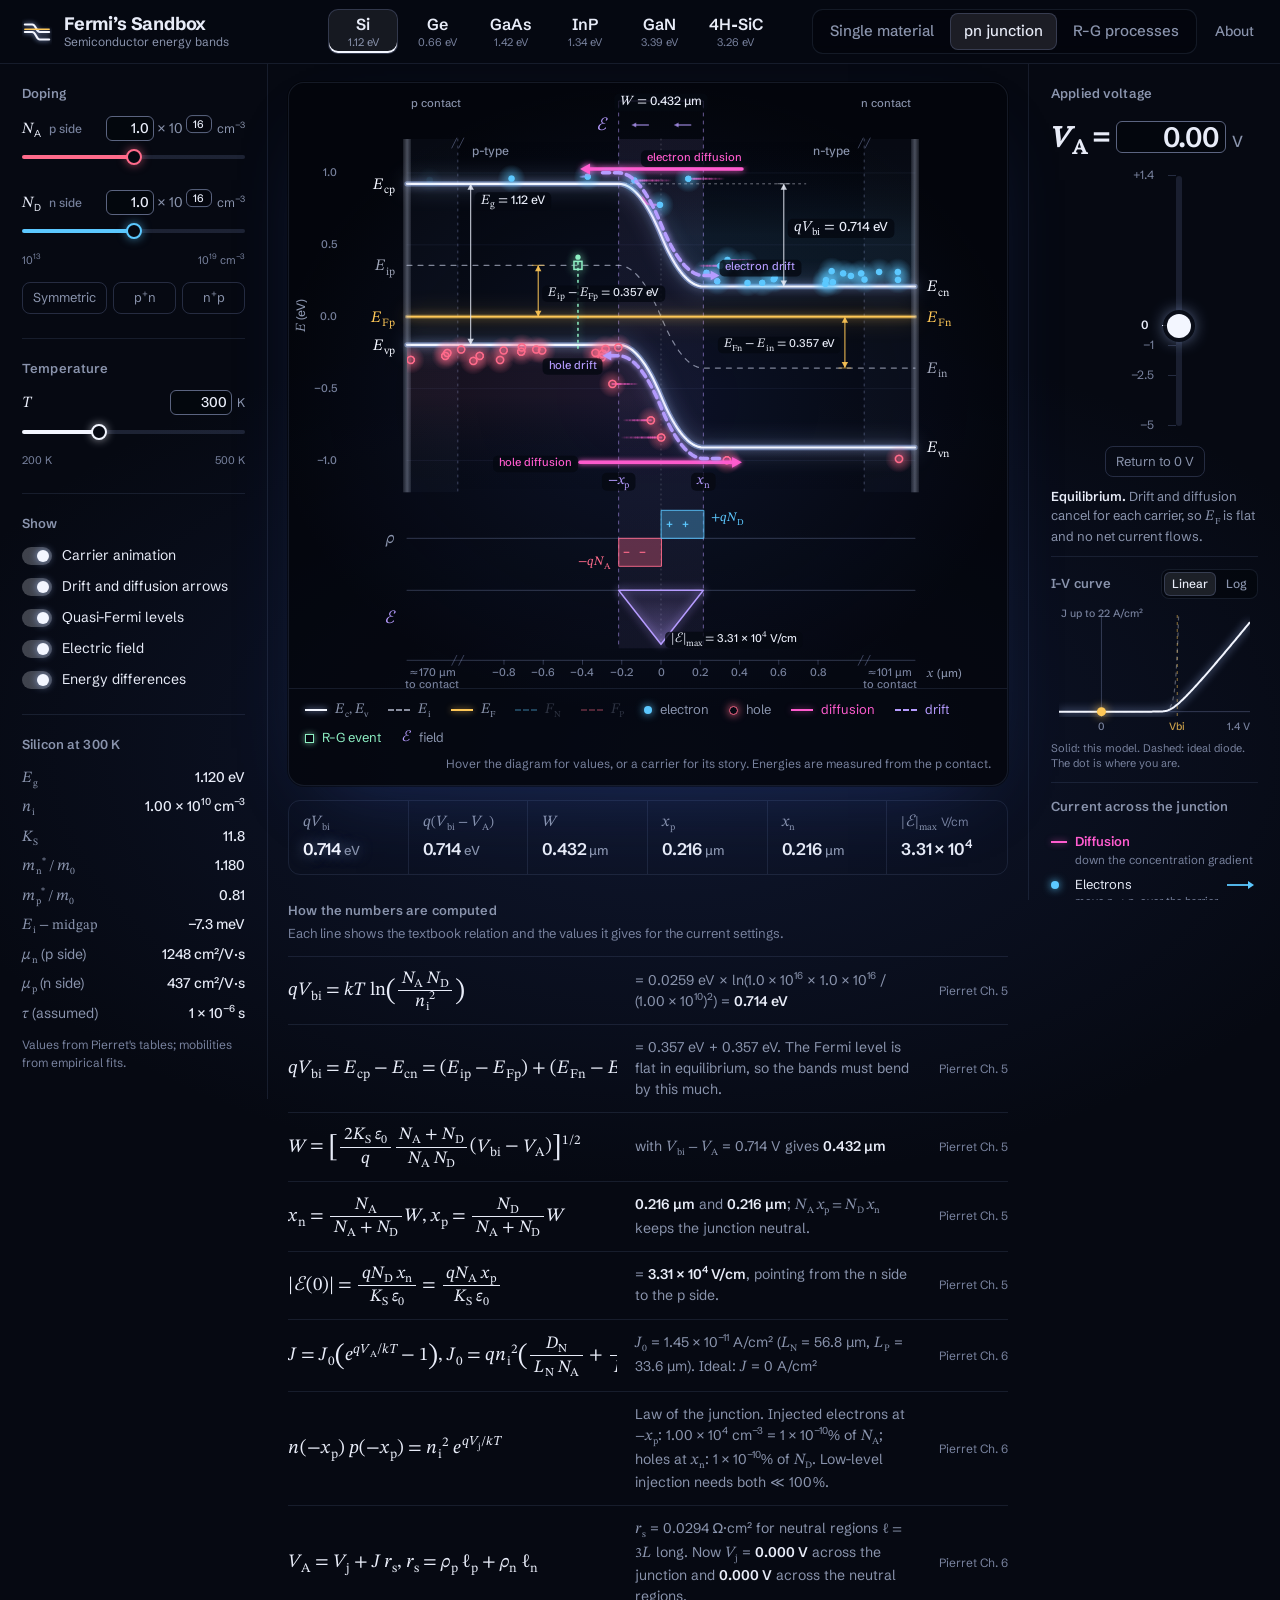
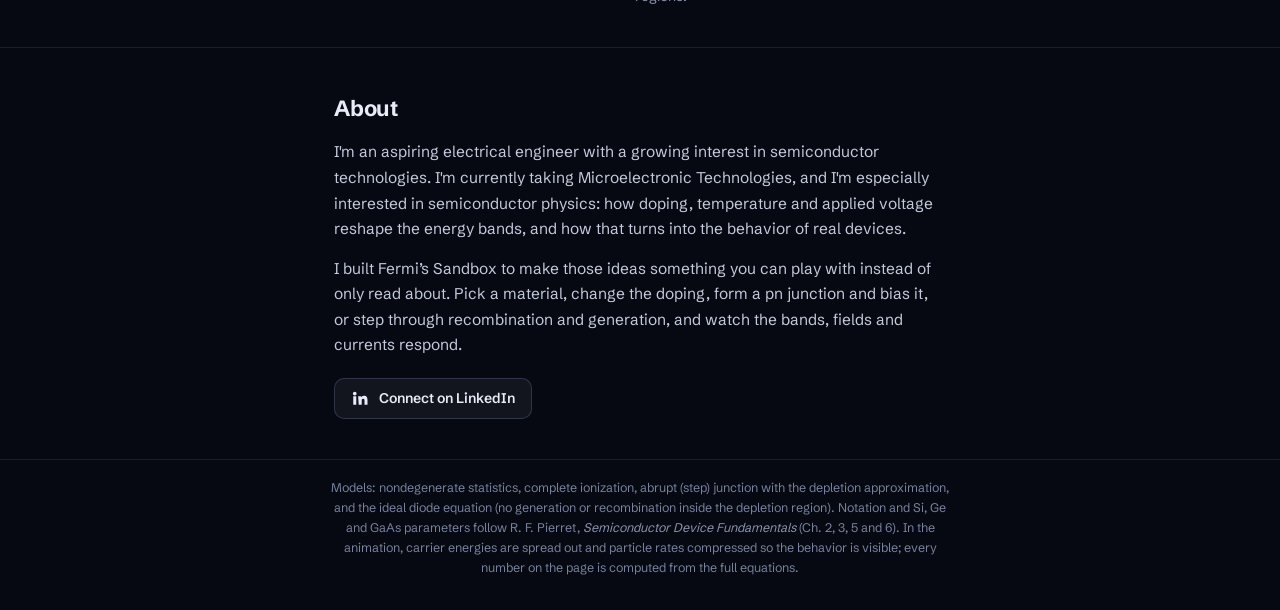
<file: index.html>
<!doctype html>
<html lang="en">
<head>
  <meta charset="utf-8">
  <meta name="viewport" content="width=device-width, initial-scale=1">
  <title>Fermi’s Sandbox · semiconductor band diagrams</title>
  <meta name="description" content="Interactive energy band diagrams for doped semiconductors and pn junctions: Fermi level, built-in voltage, depletion region, electric field, drift and diffusion.">
  <meta name="theme-color" content="#060912">
  <link rel="preload" href="fonts/schibsted-grotesk-latin-500-normal.woff2" as="font" type="font/woff2" crossorigin>
  <link rel="preload" href="fonts/stix-two-text-latin-400-italic.woff2" as="font" type="font/woff2" crossorigin>
  <link rel="icon" type="image/svg+xml" href="icon.svg">
  <link rel="stylesheet" href="css/style.css">
</head>
<body>
  <header class="topbar">
    <a class="brand" href="./" aria-label="Fermi’s Sandbox home">
      <svg class="brand-mark" viewBox="0 0 32 32" aria-hidden="true">
        <path d="M3 9h8c4 0 4 8 8 8h10" class="bm-band"/>
        <path d="M3 17h8c4 0 4 8 8 8h10" class="bm-band"/>
        <path d="M3 14h26" class="bm-ef"/>
      </svg>
      <span class="brand-text">
        <span class="brand-name">Fermi’s Sandbox</span>
        <span class="brand-tag">Semiconductor energy bands</span>
      </span>
    </a>

    <div class="material-picker" role="radiogroup" aria-label="Semiconductor material" id="materials"></div>

    <div class="mat-card" id="mat-card" role="tooltip" hidden></div>

    <div class="top-right">
      <div class="segmented mode-switch" role="radiogroup" aria-label="Structure" id="mode">
        <button type="button" role="radio" data-mode="bulk"><span class="lg">Single material</span><span class="sm">Single</span></button>
        <button type="button" role="radio" data-mode="pn">pn junction</button>
        <button type="button" role="radio" data-mode="rg"><span class="lg">R–G processes</span><span class="sm">R–G</span></button>
      </div>
      <a class="about-link" href="#about">About</a>
    </div>
  </header>

  <main class="workspace" id="workspace">
    <aside class="controls" aria-label="Doping, temperature and display">
      <section class="group">
        <h2>Doping</h2>
        <div id="doping-bulk">
        <div class="segmented small" role="radiogroup" aria-label="Doping type" id="bulk-type">
          <button type="button" role="radio" data-type="n">n-type</button>
          <button type="button" role="radio" data-type="i">Intrinsic</button>
          <button type="button" role="radio" data-type="p">p-type</button>
        </div>
        <div class="range-field" id="bulk-n-field">
          <span class="range-head"><span class="range-name" id="bulk-n-name"></span><span class="sci-in" id="bulk-n-in"><input type="number" class="num mant" step="0.1" min="1" max="9.9" inputmode="decimal" aria-label="Doping mantissa"><span class="x">×&thinsp;10</span><input type="number" class="num exp" step="1" inputmode="numeric" aria-label="Doping power of ten"><span class="u">cm<sup>−3</sup></span></span></span>
          <input type="range" id="bulk-n" min="0" max="60" step="1" aria-label="Doping">
          <span class="range-scale"><span>10<sup>13</sup></span><span>10<sup>19</sup> cm<sup>−3</sup></span></span>
        </div>
        </div>

        <div id="doping-pn">
        <div class="range-field side-p">
          <span class="range-head"><span class="range-name"><i class="mi">N</i><sub>A</sub> <span class="hint">p side</span></span><span class="sci-in" id="na-in"><input type="number" class="num mant" step="0.1" min="1" max="9.9" inputmode="decimal" aria-label="N A mantissa"><span class="x">×&thinsp;10</span><input type="number" class="num exp" step="1" inputmode="numeric" aria-label="N A power of ten"><span class="u">cm<sup>−3</sup></span></span></span>
          <input type="range" id="na" min="0" max="60" step="1" aria-label="N A">
        </div>
        <div class="range-field side-n">
          <span class="range-head"><span class="range-name"><i class="mi">N</i><sub>D</sub> <span class="hint">n side</span></span><span class="sci-in" id="nd-in"><input type="number" class="num mant" step="0.1" min="1" max="9.9" inputmode="decimal" aria-label="N D mantissa"><span class="x">×&thinsp;10</span><input type="number" class="num exp" step="1" inputmode="numeric" aria-label="N D power of ten"><span class="u">cm<sup>−3</sup></span></span></span>
          <input type="range" id="nd" min="0" max="60" step="1" aria-label="N D">
          <span class="range-scale"><span>10<sup>13</sup></span><span>10<sup>19</sup> cm<sup>−3</sup></span></span>
        </div>
        <div class="presets" aria-label="Doping presets">
          <button type="button" data-preset="sym">Symmetric</button>
          <button type="button" data-preset="p+n">p<sup>+</sup>n</button>
          <button type="button" data-preset="n+p">n<sup>+</sup>p</button>
        </div>
        </div>
      </section>

      <section class="group" id="rg-controls" hidden>
        <h2>Carriers</h2>
        <div class="range-field">
          <span class="range-head"><span class="range-name">State</span><span class="num-in"><input type="number" class="num" id="rg-u-in" min="-1" max="1" step="0.05" inputmode="decimal" aria-label="Carrier state, from minus 1 (removed) to 1 (injected)"></span></span>
          <output class="range-sub" id="rg-u-out"></output>
          <input type="range" id="rg-u" min="-1" max="1" step="0.02" aria-label="Carrier state">
          <span class="range-scale"><span>removed</span><span>equilibrium</span><span>injected</span></span>
        </div>
        <div class="presets rg-presets" aria-label="Carrier presets">
          <button type="button" data-rgu="-1">Depletion region</button>
          <button type="button" data-rgu="0">Equilibrium</button>
          <button type="button" data-rgu="0.55">Light on</button>
        </div>
        <div class="range-field trap">
          <span class="range-head"><span class="range-name"><i class="mi">E</i><sub>T</sub> − <i class="mi">E</i><sub>i</sub> <span class="hint">R–G center level</span></span><span class="num-in"><input type="number" class="num" id="rg-et-in" step="0.01" inputmode="decimal" aria-label="E T minus E i in eV"><span class="u">eV</span></span></span>
          <input type="range" id="rg-et" min="-0.5" max="0.5" step="0.01" aria-label="R–G center level">
        </div>
        <div class="range-field">
          <span class="range-head"><span class="range-name"><i class="mi">τ</i><sub>n</sub> = <i class="mi">τ</i><sub>p</sub> <span class="hint">R–G center lifetime</span></span><span class="sci-in" id="rg-tau-in"><input type="number" class="num mant" step="0.1" min="1" max="9.9" inputmode="decimal" aria-label="Lifetime mantissa"><span class="x">×&thinsp;10</span><input type="number" class="num exp" step="1" inputmode="numeric" aria-label="Lifetime power of ten"><span class="u">s</span></span></span>
          <input type="range" id="rg-tau" min="0" max="70" step="1" aria-label="Lifetime">
          <span class="range-scale"><span>0.1 ns</span><span>1 ms</span></span>
        </div>
      </section>

      <section class="group">
        <h2>Temperature</h2>
        <div class="range-field">
          <span class="range-head"><span class="range-name"><i class="mi">T</i></span><span class="num-in"><input type="number" class="num" id="t-in" min="200" max="500" step="1" inputmode="numeric" aria-label="Temperature in kelvin"><span class="u">K</span></span></span>
          <input type="range" id="temp" min="200" max="500" step="5" aria-label="Temperature">
          <span class="range-scale"><span>200 K</span><span>500 K</span></span>
        </div>
      </section>

      <section class="group">
        <h2>Show</h2>
        <div class="toggles">
          <label class="switch"><input type="checkbox" data-show="carriers"><span class="track"></span>Carrier animation</label>
          <label class="switch" id="toggle-flows"><input type="checkbox" data-show="flows"><span class="track"></span>Drift and diffusion arrows</label>
          <label class="switch" id="toggle-quasi"><input type="checkbox" data-show="quasi"><span class="track"></span>Quasi-Fermi levels</label>
          <label class="switch" id="toggle-field"><input type="checkbox" data-show="field"><span class="track"></span>Electric field</label>
          <label class="switch" id="toggle-diffs"><input type="checkbox" data-show="diffs"><span class="track"></span>Energy differences</label>
        </div>
      </section>

      <section class="group">
        <h2 id="props-title">Material</h2>
        <dl class="props" id="props"></dl>
        <p class="props-note" id="props-note"></p>
      </section>
    </aside>

    <section class="stage" aria-label="Band diagram">
      <figure class="figure" id="figure">
        <canvas id="diagram" role="img" aria-label="Energy band diagram"></canvas>
        <div class="probe" id="probe" hidden></div>
        <div class="rg-steps" id="rg-steps" hidden></div>
        <figcaption class="legend" id="legend"></figcaption>
      </figure>
      <div class="readouts" id="readouts" aria-live="polite"></div>
      <p class="notice" id="notice" hidden></p>
      <section class="equations" id="equations" aria-label="Equations"></section>
    </section>

    <aside class="bias" aria-label="Applied voltage">
      <div class="bias-ui" id="bias-ui">
      <div class="bias-head">
        <h2>Applied voltage</h2>
        <div class="va-readout"><span id="va-sym"></span> = <input type="number" class="num va-in" id="va-in" step="0.01" inputmode="decimal" aria-label="Applied voltage in volts"><span class="unit">V</span></div>
        <p class="bias-state" id="bias-state"></p>
      </div>
      <div class="vslider" id="vslider">
        <div class="vs-track">
          <div class="vs-rail"></div>
          <div class="vs-fill"></div>
          <div class="vs-ticks"></div>
          <div class="vs-thumb" aria-label="Applied voltage"></div>
        </div>
      </div>
      <button type="button" class="ghost" id="va-zero">Return to 0 V</button>
      <section class="iv" id="iv" aria-label="Current-voltage curve">
        <div class="iv-head">
          <h2>I–V curve</h2>
          <div class="segmented tiny" role="radiogroup" aria-label="Current scale" id="iv-scale">
            <button type="button" role="radio" data-scale="linear">Linear</button>
            <button type="button" role="radio" data-scale="log">Log</button>
          </div>
        </div>
        <canvas id="iv-canvas"></canvas>
        <p class="iv-caption" id="iv-caption"></p>
      </section>
      <section class="currents" id="currents" aria-label="Currents"></section>
      </div>
      <div class="rg-ui" id="rg-ui" hidden>
        <section class="rg-choose">
          <h2>Process</h2>
          <div class="rg-grid" role="radiogroup" aria-label="Recombination or generation process" id="rg-grid">
            <span></span><span class="rg-col">Recombination</span><span class="rg-col">Generation</span>
            <span class="rg-row">Band-to-band</span>
            <button type="button" role="radio" data-proc="b2bR">Photon out</button>
            <button type="button" role="radio" data-proc="b2bG">Photon in</button>
            <span class="rg-row">R–G center</span>
            <button type="button" role="radio" data-proc="srhR">Capture</button>
            <button type="button" role="radio" data-proc="srhG">Emission</button>
            <span class="rg-row">Three carriers</span>
            <button type="button" role="radio" data-proc="aug">Auger</button>
            <button type="button" role="radio" data-proc="imp">Impact ionization</button>
          </div>
        </section>
        <section class="rg-rates" id="rg-rates" aria-label="Rates"></section>
      </div>
    </aside>
  </main>

  <section class="about" id="about" aria-labelledby="about-title">
    <div class="about-inner">
      <h2 id="about-title" tabindex="-1">About</h2>
      <p>
        I'm an aspiring electrical engineer with a growing interest in semiconductor technologies. I'm currently
        taking Microelectronic Technologies, and I'm especially interested in semiconductor physics: how doping,
        temperature and applied voltage reshape the energy bands, and how that turns into the behavior of real devices.
      </p>
      <p>
        I built Fermi’s Sandbox to make those ideas something you can play with instead of only read about. Pick a material,
        change the doping, form a pn junction and bias it, or step through recombination and generation, and watch the bands,
        fields and currents respond.
      </p>
      <a class="about-cta" href="https://www.linkedin.com/in/alex-kim-johnson/" target="_blank" rel="noopener">
        <svg viewBox="0 0 24 24" aria-hidden="true"><path d="M4.98 3.5a2.5 2.5 0 1 1 0 5 2.5 2.5 0 0 1 0-5zM3 9.5h4V21H3zM9.5 9.5h3.8v1.6h.1c.5-1 1.8-2 3.8-2 4 0 4.8 2.6 4.8 6V21h-4v-5.2c0-1.2 0-2.8-1.7-2.8s-2 1.3-2 2.7V21h-4z" fill="currentColor"/></svg>
        Connect on LinkedIn
      </a>
    </div>
  </section>

  <footer class="footnote">
    <p>
      Models: nondegenerate statistics, complete ionization, abrupt (step) junction with the depletion approximation,
      and the ideal diode equation (no generation or recombination inside the depletion region).
      Notation and Si, Ge and GaAs parameters follow R. F. Pierret, <cite>Semiconductor Device Fundamentals</cite>
      (Ch. 2, 3, 5 and 6). In the animation, carrier energies are spread out and particle rates compressed so the
      behavior is visible; every number on the page is computed from the full equations.
    </p>
  </footer>

  <script src="js/materials.js"></script>
  <script src="js/physics.js"></script>
  <script src="js/format.js"></script>
  <script src="js/diagram.js"></script>
  <script src="js/vslider.js"></script>
  <script src="js/numinput.js"></script>
  <script src="js/rg.js"></script>
  <script src="js/app.js"></script>
</body>
</html>
</file>
<file: css/style.css>
/* ---------- fonts (self-hosted, OFL) ---------- */
@font-face { font-family: "Schibsted Grotesk"; font-weight: 400; font-style: normal; font-display: swap; src: url("../fonts/schibsted-grotesk-latin-400-normal.woff2") format("woff2"); }
@font-face { font-family: "Schibsted Grotesk"; font-weight: 500; font-style: normal; font-display: swap; src: url("../fonts/schibsted-grotesk-latin-500-normal.woff2") format("woff2"); }
@font-face { font-family: "Schibsted Grotesk"; font-weight: 600; font-style: normal; font-display: swap; src: url("../fonts/schibsted-grotesk-latin-600-normal.woff2") format("woff2"); }
@font-face { font-family: "Schibsted Grotesk"; font-weight: 700; font-style: normal; font-display: swap; src: url("../fonts/schibsted-grotesk-latin-700-normal.woff2") format("woff2"); }
@font-face { font-family: "STIX Two Text"; font-weight: 400; font-style: normal; font-display: swap; src: url("../fonts/stix-two-text-latin-400-normal.woff2") format("woff2"); unicode-range: U+0000-00FF, U+0131, U+0152-0153, U+02BB-02BC, U+02C6, U+02DA, U+02DC, U+2000-206F, U+20AC, U+2122, U+2212, U+2215; }
@font-face { font-family: "STIX Two Text"; font-weight: 400; font-style: italic; font-display: swap; src: url("../fonts/stix-two-text-latin-400-italic.woff2") format("woff2"); unicode-range: U+0000-00FF, U+0131, U+0152-0153, U+02BB-02BC, U+02C6, U+02DA, U+02DC, U+2000-206F, U+20AC, U+2122, U+2212, U+2215; }
@font-face { font-family: "STIX Two Text"; font-weight: 500; font-style: normal; font-display: swap; src: url("../fonts/stix-two-text-latin-500-normal.woff2") format("woff2"); unicode-range: U+0000-00FF, U+2000-206F, U+2212; }
@font-face { font-family: "STIX Two Text"; font-weight: 500; font-style: italic; font-display: swap; src: url("../fonts/stix-two-text-latin-500-italic.woff2") format("woff2"); unicode-range: U+0000-00FF, U+2000-206F, U+2212; }
@font-face { font-family: "STIX Two Text"; font-weight: 400; font-style: normal; font-display: swap; src: url("../fonts/stix-two-text-greek-400-normal.woff2") format("woff2"); unicode-range: U+0370-03FF; }
@font-face { font-family: "STIX Two Text"; font-weight: 400; font-style: italic; font-display: swap; src: url("../fonts/stix-two-text-greek-400-italic.woff2") format("woff2"); unicode-range: U+0370-03FF; }

/* ---------- tokens ---------- */
:root {
  --bg: #060912;
  --bg-deep: #03050b;
  --panel: rgba(12, 17, 33, 0.72);
  --line: rgba(150, 170, 230, 0.12);
  --line-strong: rgba(150, 170, 230, 0.22);
  --text: #e8ecf8;
  --dim: #8a94ad;
  --faint: #78829e;
  --control: #5b6480;   /* form-control edges, 3:1 against --bg */
  --band: #f3f6ff;
  --ef: #ffc857;
  --electron: #5cc8ff;
  --hole: #ff6b8b;
  --field: #b69cff;
  --diff: #ff5ccf;
  --rgc: #8ef0c4;
  --left: 268px;
  --right: 252px;
  --header: 64px;
  --ui: "Schibsted Grotesk", system-ui, -apple-system, "Segoe UI", sans-serif;
  --math: "STIX Two Text", "STIX Two Math", "Cambria Math", "Times New Roman", serif;
  color-scheme: dark;
}

* { box-sizing: border-box; }
[hidden] { display: none !important; }
html { -webkit-text-size-adjust: 100%; }
body {
  margin: 0;
  min-height: 100vh;
  color: var(--text);
  font: 400 15px/1.5 var(--ui);
  background:
    radial-gradient(1100px 620px at 52% 34%, rgba(38, 58, 120, 0.28), transparent 70%),
    var(--bg);
  -webkit-font-smoothing: antialiased;
}
button { font: inherit; color: inherit; }
h2 { margin: 0 0 12px; font-size: 13px; font-weight: 600; color: var(--dim); letter-spacing: 0.01em; }
sup, sub { font-size: 0.72em; line-height: 0; }
:focus-visible { outline: 2px solid var(--ef); outline-offset: 2px; }
::selection { background: rgba(255, 200, 87, 0.28); color: var(--text); }
html { scrollbar-color: rgba(150, 170, 230, 0.28) transparent; }
h1, h2, h3 { text-wrap: balance; }

.mi { font-family: var(--math); font-style: italic; font-size: 1.12em; padding-right: 0.04em; }
.mr { font-family: var(--math); font-style: normal; }
sub.mr, sup.mr { font-size: 0.7em; }
.mu { font-family: var(--ui); }
.hint { color: var(--faint); font-size: 12px; font-weight: 500; margin-left: 4px; }

/* ---------- header ---------- */
.topbar {
  position: sticky; top: 0; z-index: 20;
  height: var(--header);
  display: grid;
  grid-template-columns: var(--left) minmax(0, 1fr) auto;
  align-items: center;
  gap: 16px;
  padding: 0 22px;
  background: rgba(6, 9, 18, 0.86);
  backdrop-filter: blur(10px);
  border-bottom: 1px solid var(--line);
}
.brand { display: flex; align-items: center; gap: 12px; color: inherit; text-decoration: none; }
.brand-mark { width: 30px; height: 30px; flex: none; }
.bm-band { stroke: var(--band); stroke-width: 2.2; fill: none; stroke-linecap: round; filter: drop-shadow(0 0 3px rgba(170, 196, 255, 0.9)); }
.bm-ef { stroke: var(--ef); stroke-width: 1.6; stroke-linecap: round; }
.brand-text { display: flex; flex-direction: column; line-height: 1.15; }
.brand-name { white-space: nowrap; font-size: 18px; font-weight: 700; letter-spacing: -0.01em; }
.brand-tag { font-size: 12px; color: var(--dim); }

.material-picker { display: flex; justify-content: center; gap: 4px; min-width: 0; overflow-x: auto; scrollbar-width: none; }
.material-picker::-webkit-scrollbar { display: none; }
.mat {
  display: flex; flex-direction: column; align-items: center; justify-content: center;
  min-width: 70px; padding: 6px 10px 5px;
  border: 1px solid transparent; border-radius: 10px;
  background: none; cursor: pointer; line-height: 1.1;
  transition: background-color 0.15s, border-color 0.15s;
}
.mat:hover { background: rgba(150, 170, 230, 0.07); }
.mat .sym { font-size: 16px; font-weight: 600; }
.mat .eg { font-size: 11px; color: var(--faint); margin-top: 2px; white-space: nowrap; }
.mat[aria-checked="true"] { border-color: var(--line-strong); background: rgba(243, 246, 255, 0.07); box-shadow: inset 0 -2px 0 var(--band); }
.mat[aria-checked="true"] .eg { color: var(--dim); }

.segmented { display: inline-flex; padding: 3px; gap: 2px; border: 1px solid var(--line); border-radius: 11px; background: rgba(3, 5, 11, 0.6); }
.segmented button {
  border: 0; background: none; padding: 7px 14px; border-radius: 8px;
  color: var(--dim); font-weight: 500; cursor: pointer; white-space: nowrap;
}
.segmented button:hover { color: var(--text); }
.segmented button[aria-checked="true"] { background: rgba(243, 246, 255, 0.1); color: var(--text); box-shadow: inset 0 0 0 1px var(--line-strong); }
.segmented.small { display: flex; margin-bottom: 16px; }
.segmented.small button { flex: 1; padding: 6px 8px; font-size: 13px; }

/* ---------- workspace ---------- */
.workspace {
  display: grid;
  grid-template-columns: var(--left) minmax(0, 1fr) var(--right);
  align-items: start;
}
.controls, .bias { padding: 20px 22px 28px; }
.controls { border-right: 1px solid var(--line); min-height: calc(100vh - var(--header)); }
.bias {
  border-left: 1px solid var(--line);
  position: sticky; top: var(--header);
  height: calc(100vh - var(--header));
  overflow-y: auto; scrollbar-width: thin;
  display: flex; flex-direction: column; gap: 10px;
}
.bias > *, .bias-ui > *, .rg-ui > * { flex: none; }
.stage { padding: 18px 20px 28px; min-width: 0; }

.group + .group { margin-top: 24px; padding-top: 20px; border-top: 1px solid var(--line); }

/* range fields */
.range-field { display: block; }
.range-field + .range-field { margin-top: 14px; }
.range-head { display: flex; flex-wrap: wrap; justify-content: space-between; align-items: baseline; gap: 0 8px; margin-bottom: 4px; }
.range-name { font-size: 14px; }
.range-field output { font-size: 14px; font-weight: 500; }
.range-scale { display: flex; justify-content: space-between; font-size: 11px; color: var(--faint); margin-top: 2px; }
input[type="range"] {
  -webkit-appearance: none; appearance: none;
  width: 100%; height: 24px; margin: 0; background: none; cursor: pointer;
  --fill: var(--band);
}
.side-p input[type="range"] { --fill: var(--hole); }
.side-n input[type="range"] { --fill: var(--electron); }
input[type="range"]::-webkit-slider-runnable-track { height: 4px; border-radius: 2px; background: linear-gradient(to right, var(--fill) var(--p, 50%), rgba(150, 170, 230, 0.16) var(--p, 50%)); }
input[type="range"]::-moz-range-track { height: 4px; border-radius: 2px; background: rgba(150, 170, 230, 0.16); }
input[type="range"]::-moz-range-progress { height: 4px; border-radius: 2px; background: var(--fill); }
input[type="range"]::-webkit-slider-thumb {
  -webkit-appearance: none; width: 16px; height: 16px; margin-top: -6px; border-radius: 50%;
  background: var(--bg); border: 2px solid var(--fill); box-shadow: 0 0 10px color-mix(in srgb, var(--fill) 60%, transparent);
}
input[type="range"]::-moz-range-thumb {
  width: 12px; height: 12px; border-radius: 50%;
  background: var(--bg); border: 2px solid var(--fill); box-shadow: 0 0 10px color-mix(in srgb, var(--fill) 60%, transparent);
}

.presets { display: flex; gap: 6px; margin-top: 14px; }
.presets button, .ghost {
  border: 1px solid var(--line-strong); background: none; border-radius: 8px;
  padding: 5px 10px; font-size: 13px; color: var(--dim); cursor: pointer;
}
.presets button { flex: 1; }
.presets button:hover, .ghost:hover { color: var(--text); border-color: var(--line-strong); }

/* switches */
.toggles { display: grid; gap: 10px; }
.switch { display: flex; align-items: center; gap: 10px; font-size: 14px; cursor: pointer; }
.switch input { position: absolute; opacity: 0; width: 1px; height: 1px; }
.switch .track { position: relative; width: 30px; height: 18px; border-radius: 9px; background: rgba(150, 170, 230, 0.18); flex: none; transition: background-color 0.15s; }
.switch .track::after { content: ""; position: absolute; top: 3px; left: 3px; width: 12px; height: 12px; border-radius: 50%; background: var(--dim); transition: transform 0.15s, background-color 0.15s; }
.switch input:checked + .track { background: rgba(243, 246, 255, 0.24); }
.switch input:checked + .track::after { transform: translateX(12px); background: var(--band); box-shadow: 0 0 8px rgba(170, 196, 255, 0.8); }
.switch input:focus-visible + .track { outline: 2px solid var(--ef); outline-offset: 2px; }
.switch.disabled { opacity: 0.4; cursor: default; }

/* material properties */
.props { display: grid; grid-template-columns: auto 1fr; gap: 6px 12px; margin: 0; font-size: 14px; }
.props dt { color: var(--dim); }
.props dd { margin: 0; text-align: right; font-weight: 500; }
.props-note { margin: 10px 0 0; font-size: 12px; color: var(--faint); line-height: 1.45; }

/* ---------- figure ---------- */
.figure {
  margin: 0;
  display: flex; flex-direction: column;
  height: clamp(520px, calc(100vh - var(--header) - 132px), 860px);
  border: 1px solid var(--line);
  border-radius: 16px;
  background:
    radial-gradient(70% 60% at 50% 45%, rgba(40, 62, 130, 0.22), transparent 75%),
    rgba(3, 5, 11, 0.72);
  box-shadow: 0 0 0 1px rgba(0, 0, 0, 0.4), 0 30px 80px -40px rgba(60, 100, 220, 0.35);
  overflow: hidden;
}
.figure canvas { display: block; flex: 1; width: 100%; min-height: 0; touch-action: pan-y; }
.legend {
  display: flex; flex-wrap: wrap; align-items: center; gap: 6px 20px;
  padding: 10px 16px 12px; border-top: 1px solid var(--line);
  font-size: 13px; color: var(--dim);
}
.legend .item { display: inline-flex; align-items: center; gap: 8px; white-space: nowrap; }
.sw { display: inline-block; width: 22px; height: 0; border-top: 2px solid; }
.sw.band { border-color: var(--band); box-shadow: 0 0 6px rgba(170, 196, 255, 0.9); }
.sw.ei { border-top: 2px dashed rgba(225, 232, 255, 0.6); }
.sw.ef { border-color: var(--ef); box-shadow: 0 0 6px rgba(255, 200, 87, 0.8); }
.sw.fn { border-top: 2px dashed var(--electron); }
.sw.fp { border-top: 2px dashed var(--hole); }
.sw.diff { border-top: 2.5px solid var(--diff); box-shadow: 0 0 6px rgba(255, 92, 207, 0.6); }
.sw.drift { border-top: 2.5px dashed var(--field); }
.t-diff { color: var(--diff); }
.t-drift { color: var(--field); }
.dot { width: 8px; height: 8px; border-radius: 50%; background: var(--electron); box-shadow: 0 0 8px var(--electron); display: inline-block; }
.ring { width: 9px; height: 9px; border-radius: 50%; border: 1.6px solid var(--hole); box-shadow: 0 0 8px var(--hole); display: inline-block; }
.legend .note { margin-left: auto; color: var(--faint); font-size: 12px; }

/* ---------- readouts ---------- */
.readouts {
  display: grid;
  grid-template-columns: repeat(6, minmax(0, 1fr));
  margin-top: 14px;
  border: 1px solid var(--line);
  border-radius: 12px;
  overflow: hidden;
}
.metric { padding: 10px 14px 12px; border-right: 1px solid var(--line); }
.metric:last-child { border-right: 0; }
.metric-label { font-size: 14px; color: var(--dim); white-space: nowrap; }
.metric-value { font-size: clamp(16px, 1.32vw, 21px); font-weight: 600; letter-spacing: -0.01em; white-space: nowrap; margin-top: 2px; }
.metric-label .u { font-family: var(--ui); font-size: 12px; color: var(--faint); margin-left: 4px; }
.metric-value .unit { font-size: 13px; font-weight: 500; color: var(--dim); margin-left: 3px; }
.metric.accent .metric-value { color: var(--band); text-shadow: 0 0 14px rgba(170, 196, 255, 0.55); }

.notice {
  margin: 12px 0 0; padding: 10px 14px;
  border: 1px solid rgba(255, 200, 87, 0.3); background: rgba(255, 200, 87, 0.06);
  border-radius: 8px; font-size: 13px; color: #f0e2bf;
}

/* ---------- equations ---------- */
.equations { margin-top: 26px; }
.equations h2 { margin-bottom: 4px; }
.eq-intro { margin: 0 0 12px; font-size: 13px; color: var(--faint); }
.eq-row {
  display: grid; grid-template-columns: minmax(0, 1.15fr) minmax(0, 1fr) auto;
  gap: 18px; align-items: center;
  padding: 12px 0; border-top: 1px solid var(--line);
}
.eq { font-family: var(--math); font-size: 19px; line-height: 1.4; white-space: nowrap; overflow-x: auto; scrollbar-width: thin; }
.eq .mi { font-size: 1em; }
.eq-val { font-size: 14px; color: var(--dim); line-height: 1.5; }
.eq-val b { color: var(--text); font-weight: 600; }
.eq-ref { font-size: 12px; color: var(--faint); white-space: nowrap; }
.frac { display: inline-flex; flex-direction: column; vertical-align: middle; text-align: center; margin: 0 0.15em; font-size: 0.92em; line-height: 1.15; }
.frac > span:first-child { border-bottom: 1px solid currentColor; padding: 0 0.2em 0.06em; }
.frac > span:last-child { padding: 0.08em 0.2em 0; }
.big { font-size: 1.5em; vertical-align: -0.12em; font-weight: 300; }

/* ---------- applied-voltage panel ---------- */
.bias h2 { margin-bottom: 6px; }
.va-readout { font-size: 30px; font-weight: 600; letter-spacing: -0.02em; line-height: 1.1; }
.va-readout .mi { font-size: 1em; }
.va-readout .unit { font-size: 16px; color: var(--dim); font-weight: 500; margin-left: 4px; }
.bias-state { margin: 6px 0 0; font-size: 13px; color: var(--dim); line-height: 1.45; min-height: 4.4em; }
.bias-state strong { color: var(--text); font-weight: 600; }

.vslider { height: clamp(190px, 30vh, 330px); display: flex; justify-content: center; padding: 10px 0; }
.vs-track { position: relative; width: 120px; height: 100%; cursor: pointer; touch-action: none; }
.vs-rail { position: absolute; left: 70%; top: 0; bottom: 0; width: 6px; transform: translateX(-50%); border-radius: 3px; background: rgba(150, 170, 230, 0.14); }
.vs-fill { position: absolute; left: 70%; width: 6px; transform: translateX(-50%); bottom: var(--lo); height: calc(var(--hi) - var(--lo)); border-radius: 3px; }
.vslider[data-bias="forward"] .vs-fill { background: var(--ef); box-shadow: 0 0 12px rgba(255, 200, 87, 0.7); }
.vslider[data-bias="reverse"] .vs-fill { background: var(--field); box-shadow: 0 0 12px rgba(182, 156, 255, 0.7); }
.vs-thumb {
  position: absolute; left: 70%; bottom: var(--t);
  width: 24px; height: 24px; transform: translate(-50%, 50%);
  border-radius: 50%; background: var(--band);
  box-shadow: 0 0 0 4px rgba(6, 9, 18, 0.9), 0 0 18px rgba(170, 196, 255, 0.9);
  transition: transform 0.12s;
}
.vslider.dragging .vs-thumb { transform: translate(-50%, 50%) scale(1.12); }
.vs-thumb:focus-visible { outline: 2px solid var(--ef); outline-offset: 5px; }
.vs-tick { position: absolute; left: 0; right: 30%; bottom: var(--t); height: 0; display: flex; align-items: center; justify-content: flex-end; pointer-events: none; }
.vs-tick span { font-size: 12px; color: var(--faint); margin-right: 14px; transform: translateY(-1px); }
.vs-tick::after { content: ""; width: 8px; border-top: 1px solid var(--line-strong); margin-right: 3px; }
.vs-tick.zero span { color: var(--text); font-weight: 600; }
.vs-tick.zero::after { width: 14px; border-color: var(--band); }
#va-zero { align-self: center; }

/* currents */
.currents { border-top: 1px solid var(--line); padding-top: 14px; }
.currents h2 { margin-bottom: 10px; }
.cur-row { display: grid; grid-template-columns: 14px 1fr auto; gap: 2px 10px; align-items: center; padding: 4px 0; }
.cur-name { font-size: 13px; }
.cur-flow { grid-column: 2 / 4; font-size: 11px; color: var(--faint); margin-top: -3px; }
.cur-dir { width: 34px; height: 12px; }
.cur-bar { grid-column: 2 / 4; height: 3px; margin-top: 2px; border-radius: 2px; background: rgba(150, 170, 230, 0.12); overflow: hidden; }
.cur-bar i { display: block; height: 100%; border-radius: 2px; }
.cur-val { grid-column: 2 / 4; font-size: 12px; color: var(--dim); margin-top: -1px; }
.cur-net { margin-top: 10px; padding-top: 12px; border-top: 1px solid var(--line); }
.cur-net .eqline { font-family: var(--math); font-size: 16px; }
.cur-net .eqline .mi { font-size: 1em; }
.cur-net .value { font-size: 20px; font-weight: 600; margin-top: 4px; }
.cur-net .value .unit { font-size: 12px; color: var(--dim); font-weight: 500; margin-left: 3px; }
.cur-net .dirtext { font-size: 12px; color: var(--dim); }
.cur-note { font-size: 11px; color: var(--faint); margin: 10px 0 0; line-height: 1.45; }

.footnote { padding: 18px 22px 32px; border-top: 1px solid var(--line); }
.footnote p { margin: 0 auto; max-width: 78ch; font-size: 12.5px; line-height: 1.6; color: var(--faint); text-align: center; }
.footnote cite { font-style: italic; color: var(--dim); }

/* ---------- responsive ---------- */
@media (max-width: 1180px) {
  :root { --left: 248px; }
  .topbar { grid-template-columns: auto minmax(0, 1fr) auto; }
  .workspace {
    grid-template-columns: var(--left) minmax(0, 1fr);
    grid-template-areas: "controls figure" "controls bias" "controls readouts" "controls notice" "controls equations";
  }
  .stage { display: contents; }
  .controls { grid-area: controls; grid-row: 1 / 6; }
  .figure { grid-area: figure; margin: 18px 20px 0; height: clamp(540px, 74vh, 780px); }
  .readouts { grid-area: readouts; margin: 14px 20px 0; }
  .notice { grid-area: notice; margin: 12px 20px 0; }
  .equations { grid-area: equations; margin: 26px 20px 28px; }
  .bias {
    grid-area: bias; position: static; min-height: 0; height: auto; overflow: visible; border-left: 0;
    margin: 14px 20px 0; padding: 14px 16px; border: 1px solid var(--line); border-radius: 12px;
    display: grid; grid-template-columns: 220px minmax(0, 1fr); gap: 4px 24px;
  }
  .bias-head { grid-column: 1; grid-row: 1 / 3; }
  .vslider { grid-column: 2; height: 64px; padding: 0 4px; }
  #va-zero { grid-column: 2; justify-self: end; }
  .currents { grid-column: 1 / 3; display: grid; grid-template-columns: repeat(4, minmax(0, 1fr)) minmax(0, 1.3fr); gap: 0 20px; align-items: start; }
  .currents h2 { grid-column: 1 / -1; }
  .cur-net { margin-top: 0; padding-top: 6px; border-top: 0; }
  .cur-note { grid-column: 1 / -1; }

  /* horizontal slider */
  .vs-track { width: 100%; height: 100%; }
  .vs-rail { left: 0; right: 0; top: 34%; bottom: auto; width: auto; height: 6px; transform: translateY(-50%); }
  .vs-fill { left: var(--lo); width: calc(var(--hi) - var(--lo)); top: 34%; bottom: auto; height: 6px; transform: translateY(-50%); }
  .vs-thumb { left: var(--t); top: 34%; bottom: auto; transform: translate(-50%, -50%); }
  .vslider.dragging .vs-thumb { transform: translate(-50%, -50%) scale(1.12); }
  .vs-tick { left: var(--t); right: auto; bottom: auto; top: 34%; width: 0; height: auto; flex-direction: column; justify-content: flex-start; }
  .vs-tick::after { order: -1; width: 0; height: 8px; border-top: 0; border-left: 1px solid var(--line-strong); margin: 8px 0 0; }
  .vs-tick.zero::after { width: 0; height: 12px; border-left-color: var(--band); }
  .vs-tick span { margin: 2px 0 0; transform: none; white-space: nowrap; }
}

@media (max-width: 820px) {
  .topbar { height: auto; grid-template-columns: 1fr auto; padding: 10px 14px; row-gap: 8px; position: static; }
  .material-picker { grid-column: 1 / -1; grid-row: 2; justify-content: flex-start; }
  .brand-tag { display: none; }
  .workspace { grid-template-columns: minmax(0, 1fr); grid-template-areas: "figure" "bias" "readouts" "notice" "controls" "equations"; }
  .controls { grid-row: auto; border-right: 0; min-height: 0; margin: 14px 16px 0; padding: 16px; border: 1px solid var(--line); border-radius: 12px; }
  .figure { margin: 12px 16px 0; height: clamp(440px, 74vh, 620px); }
  .readouts, .notice { margin-left: 16px; margin-right: 16px; }
  .equations { margin: 24px 16px 24px; }
  .bias { margin: 12px 16px 0; grid-template-columns: 1fr; }
  .bias-head, .vslider, #va-zero { grid-column: 1; grid-row: auto; }
  .currents { grid-column: 1; grid-template-columns: 1fr 1fr; gap: 0 16px; }
  .cur-net { grid-column: 1 / -1; }
  .readouts { grid-template-columns: repeat(3, minmax(0, 1fr)); }
  .metric { border-bottom: 1px solid var(--line); padding: 8px 10px 10px; }
  .metric:nth-child(3n) { border-right: 0; }
  .metric:nth-child(n+4) { border-bottom: 0; }
  .metric-value { font-size: 17px; }
  .eq-row { grid-template-columns: 1fr; gap: 4px; }
  .legend .note { margin-left: 0; }
  .mat { min-width: 60px; }
  .mode-switch button { padding: 6px 10px; font-size: 13px; }
  .brand-mark { width: 26px; height: 26px; }
  .brand-name { font-size: 16px; }
}

@media (prefers-reduced-motion: reduce) {
  * { transition: none !important; }
}

/* ---------- material table-value card ---------- */
.mat-card {
  position: fixed; z-index: 40; width: 260px;
  padding: 12px 14px 10px;
  background: rgba(10, 14, 28, 0.97);
  border: 1px solid var(--line-strong); border-radius: 12px;
  box-shadow: 0 18px 50px -12px rgba(0, 0, 0, 0.8), 0 0 0 1px rgba(0, 0, 0, 0.4);
  pointer-events: none;
}
.mc-head { display: flex; align-items: baseline; gap: 8px; margin-bottom: 8px; }
.mc-sym { font-size: 18px; font-weight: 700; }
.mc-name { font-size: 13px; color: var(--dim); }
.mc-t { margin-left: auto; font-size: 12px; color: var(--faint); }
.mc-rows { display: grid; grid-template-columns: auto 1fr; gap: 3px 12px; margin: 0; font-size: 13px; }
.mc-rows dt { color: var(--dim); }
.mc-rows dd { margin: 0; text-align: right; font-weight: 500; }
.mc-src { margin: 8px 0 0; font-size: 11px; color: var(--faint); line-height: 1.4; }

/* ---------- diagram hover readout ---------- */
.figure { position: relative; }
.probe {
  position: absolute; z-index: 5; width: 250px;
  padding: 10px 12px;
  background: rgba(8, 11, 22, 0.97);
  border: 1px solid var(--line-strong); border-radius: 10px;
  box-shadow: 0 14px 40px -10px rgba(0, 0, 0, 0.8);
  font-size: 12.5px; pointer-events: none;
}
.pr-region { color: var(--text); font-weight: 600; font-size: 12.5px; line-height: 1.35; }
.pr-x { color: var(--dim); font-size: 12px; margin-top: 2px; }
.pr-rows { margin-top: 6px; display: grid; gap: 2px; }
.pr-row { display: grid; grid-template-columns: 10px 1fr auto; align-items: center; gap: 0 8px; padding: 1px 4px; border-radius: 5px; }
.pr-row.near { background: rgba(243, 246, 255, 0.07); }
.pr-sw { width: 8px; height: 2px; border-radius: 1px; }
.pr-name { font-size: 14px; }
.pr-val { color: var(--dim); }
.pr-row.near .pr-val { color: var(--text); font-weight: 600; }
.pr-desc { grid-column: 2 / 4; color: var(--dim); font-size: 11.5px; }
.pr-carriers { display: flex; gap: 10px; margin-top: 6px; padding-top: 6px; border-top: 1px solid var(--line); color: var(--dim); }
.pr-carriers .u { color: var(--faint); }
.pr-field { color: var(--dim); margin-top: 2px; }

/* ---------- slider extra mark ---------- */
.vs-tick.vbi span { color: var(--ef); font-weight: 500; }
.vs-tick.vbi::after { border-color: rgba(255, 200, 87, 0.7); width: 12px; }

/* ---------- I-V curve ---------- */
.iv { border-top: 1px solid var(--line); padding-top: 12px; }
.iv-head { display: flex; align-items: center; justify-content: space-between; gap: 8px; margin-bottom: 6px; }
.iv-head h2 { margin: 0; }
.segmented.tiny { padding: 2px; border-radius: 8px; }
.segmented.tiny button { padding: 3px 8px; font-size: 12px; border-radius: 6px; }
#iv-canvas { display: block; width: 100%; height: 132px; }
.iv-caption { margin: 4px 0 0; font-size: 11px; color: var(--faint); line-height: 1.4; }

/* ---------- currents grouped by mechanism ---------- */
.mech { padding: 6px 0 4px; }
.mech + .mech { border-top: 1px dashed var(--line); margin-top: 4px; }
.mech-head { display: flex; flex-wrap: wrap; align-items: center; gap: 0 8px; font-size: 13px; font-weight: 600; margin-bottom: 2px; }
.mech-diff .mech-head { color: var(--diff); }
.mech-drift .mech-head { color: var(--field); }
.mech-head .sw { width: 16px; }
.mech-why { flex-basis: 100%; padding-left: 24px; font-weight: 400; color: var(--faint); font-size: 11.5px; }
.mech-why .mi { font-size: 1.05em; }

@media (max-width: 1180px) {
  .currents { grid-template-columns: repeat(2, minmax(0, 1fr)) minmax(0, 1fr); gap: 0 20px; }
  .mech + .mech { border-top: 0; margin-top: 0; }
  .iv { grid-column: 1 / 3; }
}
@media (max-width: 820px) {
  .currents { grid-template-columns: 1fr; }
  .mat-card { display: none; }
}

/* ---------- legend glyphs for R–G ---------- */
.trap-sq { width: 9px; height: 9px; border: 1.6px solid var(--rgc); box-shadow: 0 0 6px rgba(142, 240, 196, 0.7); display: inline-block; }
.wave { width: 22px; height: 8px; display: inline-block; background: no-repeat center / 22px 8px url("data:image/svg+xml,%3Csvg xmlns='http://www.w3.org/2000/svg' viewBox='0 0 22 8'%3E%3Cpath d='M1 4 Q3.5 0 6 4 T11 4 T16 4 T21 4' fill='none' stroke='%23fff1a8' stroke-width='1.6'/%3E%3C/svg%3E"); }
.zig { width: 22px; height: 8px; display: inline-block; background: no-repeat center / 22px 8px url("data:image/svg+xml,%3Csvg xmlns='http://www.w3.org/2000/svg' viewBox='0 0 22 8'%3E%3Cpath d='M1 6 L4 2 L7 6 L10 2 L13 6 L16 2 L19 6' fill='none' stroke='%23ffb35c' stroke-width='1.5'/%3E%3C/svg%3E"); }
.t-rg { color: var(--rgc); }

/* ---------- carrier story tooltip ---------- */
.probe.story { width: 270px; }
.probe .tag { display: inline-block; font-size: 11px; font-weight: 600; padding: 1px 7px; border-radius: 999px; margin: 0 4px 6px 0; border: 1px solid currentColor; }
.probe .tag.t-diff { color: var(--diff); }
.probe .tag.t-drift { color: var(--field); }
.probe .tag.t-rand { color: var(--dim); }
.probe .tag.t-rg { color: var(--rgc); }
.st-title { font-size: 13.5px; font-weight: 600; color: var(--text); margin-bottom: 4px; }
.probe p { margin: 0; color: var(--dim); line-height: 1.45; }
.probe .st-foot { margin-top: 6px; color: var(--faint); font-size: 11.5px; }

/* ---------- R–G tab ---------- */
.bias-ui { display: contents; }
.rg-ui { display: flex; flex-direction: column; gap: 16px; }
.rg-grid { display: grid; grid-template-columns: auto 1fr 1fr; gap: 6px; align-items: stretch; }
.rg-col { font-size: 11.5px; color: var(--faint); text-align: center; align-self: end; }
.rg-row { font-size: 12.5px; color: var(--dim); align-self: center; line-height: 1.2; }
.rg-grid button {
  border: 1px solid var(--line); background: rgba(3, 5, 11, 0.6); border-radius: 8px;
  padding: 7px 4px; font-size: 12px; color: var(--dim); cursor: pointer; line-height: 1.2;
}
.rg-grid button:hover { color: var(--text); border-color: var(--line-strong); }
.rg-grid button[aria-checked="true"] { color: var(--text); background: rgba(142, 240, 196, 0.1); border-color: rgba(142, 240, 196, 0.6); box-shadow: 0 0 12px -2px rgba(142, 240, 196, 0.4); }
.rg-rates { border-top: 1px solid var(--line); padding-top: 14px; }
.rate-row { display: grid; grid-template-columns: 1fr auto; gap: 2px 8px; padding: 5px 0; }
.rate-name { font-size: 12.5px; color: var(--dim); }
.rate-row.dom .rate-name { color: var(--text); font-weight: 600; }
.rate-row.dom .rate-name::after { content: "dominant"; margin-left: 6px; font-size: 10.5px; font-weight: 600; color: var(--rgc); }
.rate-val { font-size: 12px; color: var(--text); }
.rate-row .cur-bar { grid-column: 1 / -1; }
.metric-value.txt { font-size: clamp(15px, 1.15vw, 18px); }
.eq-note { font-size: 12px; color: var(--faint); font-family: var(--ui); margin-left: 6px; }
.rg-presets button { font-size: 12px; padding: 5px 6px; }
.range-field.trap input[type="range"] { --fill: var(--rgc); }
#rg-controls .range-field + .range-field, #rg-controls .presets + .range-field { margin-top: 14px; }
#rg-controls .presets { margin-top: 10px; }

.rg-steps { display: grid; grid-template-columns: minmax(0, 0.9fr) minmax(0, 1.6fr); gap: 4px 24px; padding: 12px 16px; border-top: 1px solid var(--line); }
.rg-title strong { display: block; font-size: 14px; margin-bottom: 2px; }
.rg-title .rg-note { font-size: 12.5px; color: var(--dim); line-height: 1.45; display: block; }
.rg-list { margin: 0; padding-left: 20px; display: grid; gap: 4px; align-content: start; font-size: 13px; color: var(--faint); }
.rg-step { padding: 2px 6px; border-radius: 6px; transition: color 0.2s, background-color 0.2s; }
.rg-step.on { color: var(--text); background: rgba(142, 240, 196, 0.08); }
.rg-step::marker { color: var(--faint); }
.rg-step.on::marker { color: var(--rgc); }
body[data-mode="rg"] .figure { height: clamp(560px, calc(100vh - var(--header) - 120px), 880px); }

@media (max-width: 1180px) {
  .rg-ui { grid-column: 1 / -1; display: grid; grid-template-columns: minmax(0, 1fr) minmax(0, 1fr); gap: 0 24px; }
  .rg-rates { border-top: 0; padding-top: 0; }
}
@media (max-width: 820px) {
  .rg-ui { grid-template-columns: 1fr; gap: 14px; }
  .rg-steps { grid-template-columns: 1fr; }
  .mode-switch button { padding: 6px 8px; font-size: 12.5px; }
}

.metric-sub { font-size: 11.5px; color: var(--dim); margin-top: 1px; white-space: nowrap; }
.rg-steps { flex: none; }

.mode-switch .sm { display: none; }
@media (max-width: 1180px) {
  .mode-switch .lg { display: none; }
  .mode-switch .sm { display: inline; }
}

/* ---------- typed values ---------- */
.num {
  font: inherit; font-weight: 500; color: var(--text);
  background: rgba(3, 5, 11, 0.6);
  border: 1px solid var(--control); border-radius: 6px;
  padding: 1px 4px; text-align: right; caret-color: var(--ef);
  -moz-appearance: textfield; appearance: textfield;
  transition: border-color 0.15s, background-color 0.15s;
}
.num::-webkit-outer-spin-button, .num::-webkit-inner-spin-button { -webkit-appearance: none; margin: 0; }
.num:hover { border-color: var(--dim); }
.num:focus { outline: none; border-color: var(--ef); background: rgba(255, 200, 87, 0.06); }
.sci-in, .num-in { display: inline-flex; align-items: baseline; gap: 3px; font-size: 14px; white-space: nowrap; }
.sci-in .mant { width: 3.4em; }
.sci-in .exp { width: 2.4em; font-size: 0.78em; text-align: center; transform: translateY(-0.45em); padding: 0 2px; }
.sci-in .x { color: var(--dim); }
.sci-in .u, .num-in .u { color: var(--dim); font-size: 12.5px; margin-left: 2px; }
.num-in .num { width: 4.4em; }
.range-sub { display: block; font-size: 12.5px; color: var(--dim); margin: -2px 0 2px; min-height: 1.5em; }

.va-readout { display: flex; align-items: baseline; gap: 6px; white-space: nowrap; }
.va-in { font-size: 28px; font-weight: 600; letter-spacing: -0.02em; width: 3.9em; padding: 0 6px; line-height: 1.1; }
.va-readout .unit { margin-left: 0; }

/* the bias description sits below the slider, so its changing length
   never moves the slider while it is being dragged */
@media (min-width: 1181px), (max-width: 820px) {
  .bias-head { display: contents; }
  .bias-state { order: 1; margin: 0; flex: none; }
  .bias .iv, .bias .currents { order: 2; }
}
@media (max-width: 820px) {
  .bias .iv, .bias .currents, .bias h2, .va-readout, .bias-state { grid-column: 1; }
}
@media (min-width: 821px) and (max-width: 1180px) { .bias-state { min-height: 7.4em; } }

/* legend entries that don't apply right now stay in place, dimmed */
.legend .item.off { opacity: 0.3; }

/* ---------- header: mode switch + About ---------- */
.top-right { display: flex; align-items: center; gap: 14px; }
.about-link { color: var(--dim); text-decoration: none; font-size: 14px; font-weight: 500; padding: 6px 4px; white-space: nowrap; }
.about-link:hover { color: var(--text); }

/* ---------- About ---------- */
html { scroll-behavior: smooth; }
.about { border-top: 1px solid var(--line); padding: 44px 22px 40px; scroll-margin-top: var(--header); }
.about-inner { max-width: 68ch; margin: 0 auto; }
.about h2 { font-size: 22px; color: var(--text); font-weight: 700; letter-spacing: -0.01em; margin-bottom: 14px; }
.about p { margin: 0 0 14px; color: #c3cadc; font-size: 15.5px; line-height: 1.65; }
.about-cta {
  display: inline-flex; align-items: center; gap: 10px; margin-top: 6px;
  padding: 9px 16px; border-radius: 10px;
  border: 1px solid var(--line-strong); color: var(--text); text-decoration: none; font-weight: 600; font-size: 14px;
  background: rgba(243, 246, 255, 0.05);
  transition: background-color 0.15s, border-color 0.15s, box-shadow 0.15s;
}
.about-cta svg { width: 18px; height: 18px; }
.about-cta:hover { background: rgba(243, 246, 255, 0.1); border-color: var(--band); box-shadow: 0 0 18px -4px rgba(170, 196, 255, 0.6); }

@media (max-width: 820px) {
  .top-right { gap: 8px; }
  .about { padding: 32px 16px; }
}
@media (prefers-reduced-motion: reduce) { html { scroll-behavior: auto; } }

/* narrow phones: make room for the longer name and the About link */
@media (max-width: 480px) {
  .topbar { padding: 10px 12px; column-gap: 8px; }
  .brand { gap: 8px; }
  .brand-mark { width: 22px; height: 22px; }
  .brand-name { font-size: 15px; }
  .top-right { gap: 6px; }
  .mode-switch button { padding: 5px 7px; font-size: 12px; }
  .about-link { font-size: 13px; padding: 4px 2px; }
}

/* touch screens: bigger targets, and 16px inputs so phones don't zoom on focus */
@media (pointer: coarse) {
  .presets button, .ghost, .rg-grid button { min-height: 40px; }
  .segmented button { min-height: 38px; }
  .segmented.tiny button { min-height: 32px; }
  .about-link { padding-top: 10px; padding-bottom: 10px; }
  .mat { min-height: 44px; }
  .num { font-size: 16px; }
  .sci-in .exp { font-size: 13px; }
  input[type="range"] { height: 32px; }
  input[type="range"]::-webkit-slider-thumb { width: 22px; height: 22px; margin-top: -9px; }
  input[type="range"]::-moz-range-thumb { width: 18px; height: 18px; }
}
</file>
